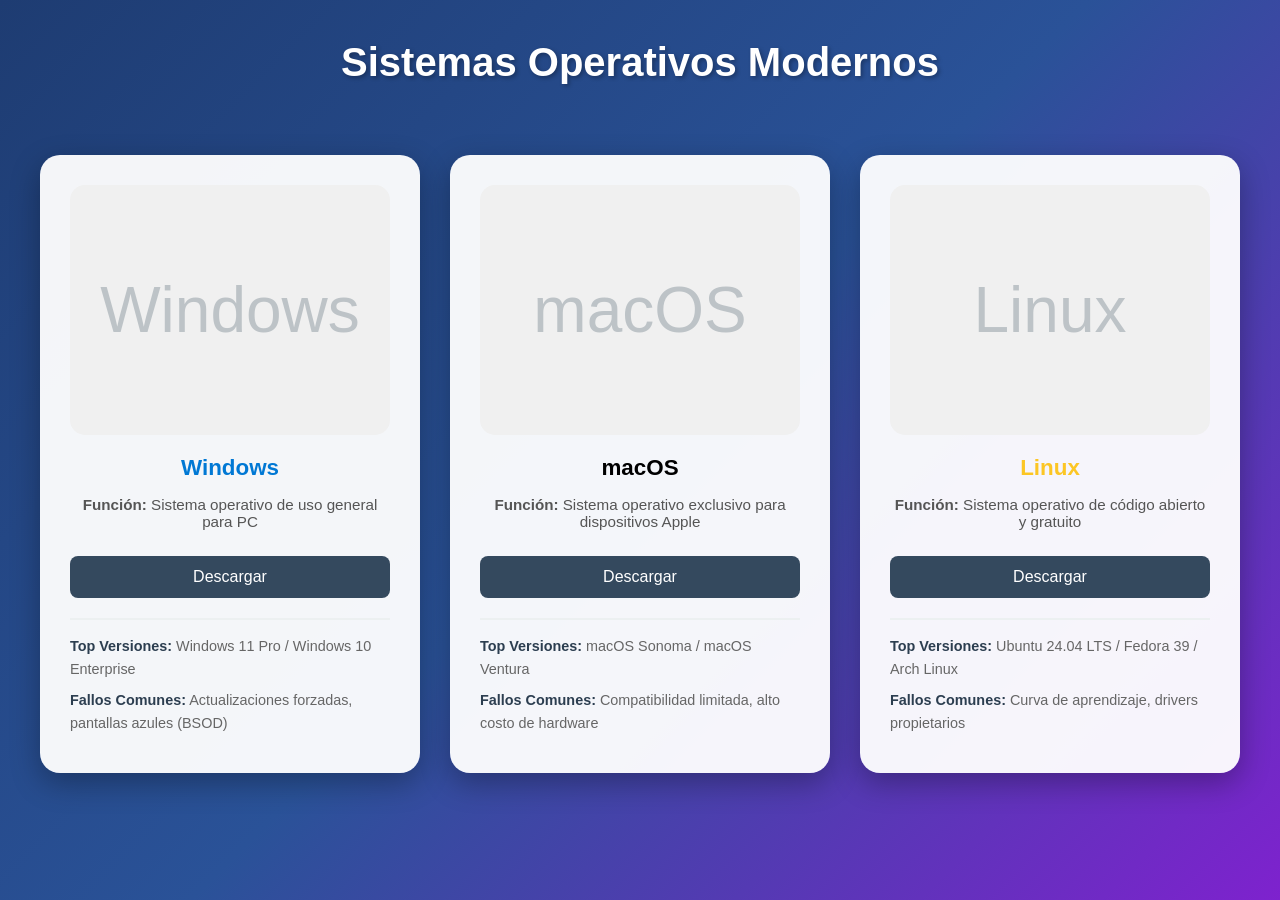
<file: deber/index.html>
<!DOCTYPE html>
<html lang="es">
<head>
    <meta charset="UTF-8">
    <meta name="viewport" content="width=device-width, initial-scale=1.0">
    <title>Sistemas Operativos Modernos</title>
    <style>
        * {
            margin: 0;
            padding: 0;
            box-sizing: border-box;
        }

        body {
            font-family: 'Segoe UI', Tahoma, Geneva, Verdana, sans-serif;
            background: linear-gradient(135deg, #1e3c72 0%, #2a5298 50%, #7e22ce 100%);
            min-height: 100vh;
            padding: 40px 20px;
        }

        h1 {
            text-align: center;
            color: white;
            font-size: 2.5em;
            margin-bottom: 50px;
            text-shadow: 2px 2px 4px rgba(0, 0, 0, 0.3);
        }

        .container {
            max-width: 1400px;
            margin: 0 auto;
            display: grid;
            grid-template-columns: repeat(auto-fit, minmax(320px, 1fr));
            gap: 30px;
            padding: 20px;
        }

        .card {
            background: rgba(255, 255, 255, 0.95);
            border-radius: 20px;
            padding: 30px;
            box-shadow: 0 10px 30px rgba(0, 0, 0, 0.3);
            transition: transform 0.3s ease, box-shadow 0.3s ease;
        }

        .card:hover {
            transform: translateY(-10px);
            box-shadow: 0 15px 40px rgba(0, 0, 0, 0.4);
        }

        .card-image {
            width: 100%;
            height: 250px;
            background: #f0f0f0;
            border-radius: 15px;
            display: flex;
            align-items: center;
            justify-content: center;
            margin-bottom: 20px;
            overflow: hidden;
        }

        .card-image img {
            max-width: 90%;
            max-height: 90%;
            object-fit: contain;
        }

        .card-title {
            font-size: 1.4em;
            font-weight: bold;
            margin-bottom: 15px;
            text-align: center;
        }

        .windows { color: #0078D4; }
        .macos { color: #000000; }
        .linux { color: #FCC624; }

        .card-function {
            color: #555;
            margin-bottom: 20px;
            font-size: 0.95em;
            text-align: center;
            min-height: 40px;
        }

        .comprar-btn {
            display: block;
            width: 100%;
            padding: 12px;
            background: #34495e;
            color: white;
            border: none;
            border-radius: 8px;
            font-size: 1em;
            cursor: pointer;
            transition: background 0.3s ease;
            margin-bottom: 20px;
        }

        .comprar-btn:hover {
            background: #2c3e50;
        }

        .card-details {
            margin-top: 15px;
            padding-top: 15px;
            border-top: 2px solid #ecf0f1;
        }

        .card-details p {
            color: #666;
            margin-bottom: 8px;
            font-size: 0.9em;
            line-height: 1.6;
        }

        .card-details strong {
            color: #2c3e50;
        }
    </style>
</head>
<body>
    <h1>Sistemas Operativos Modernos</h1>
    <div class="container" id="sistemasContainer"></div>

    <script src="script.js"></script>
</body>
</html>
</file>
